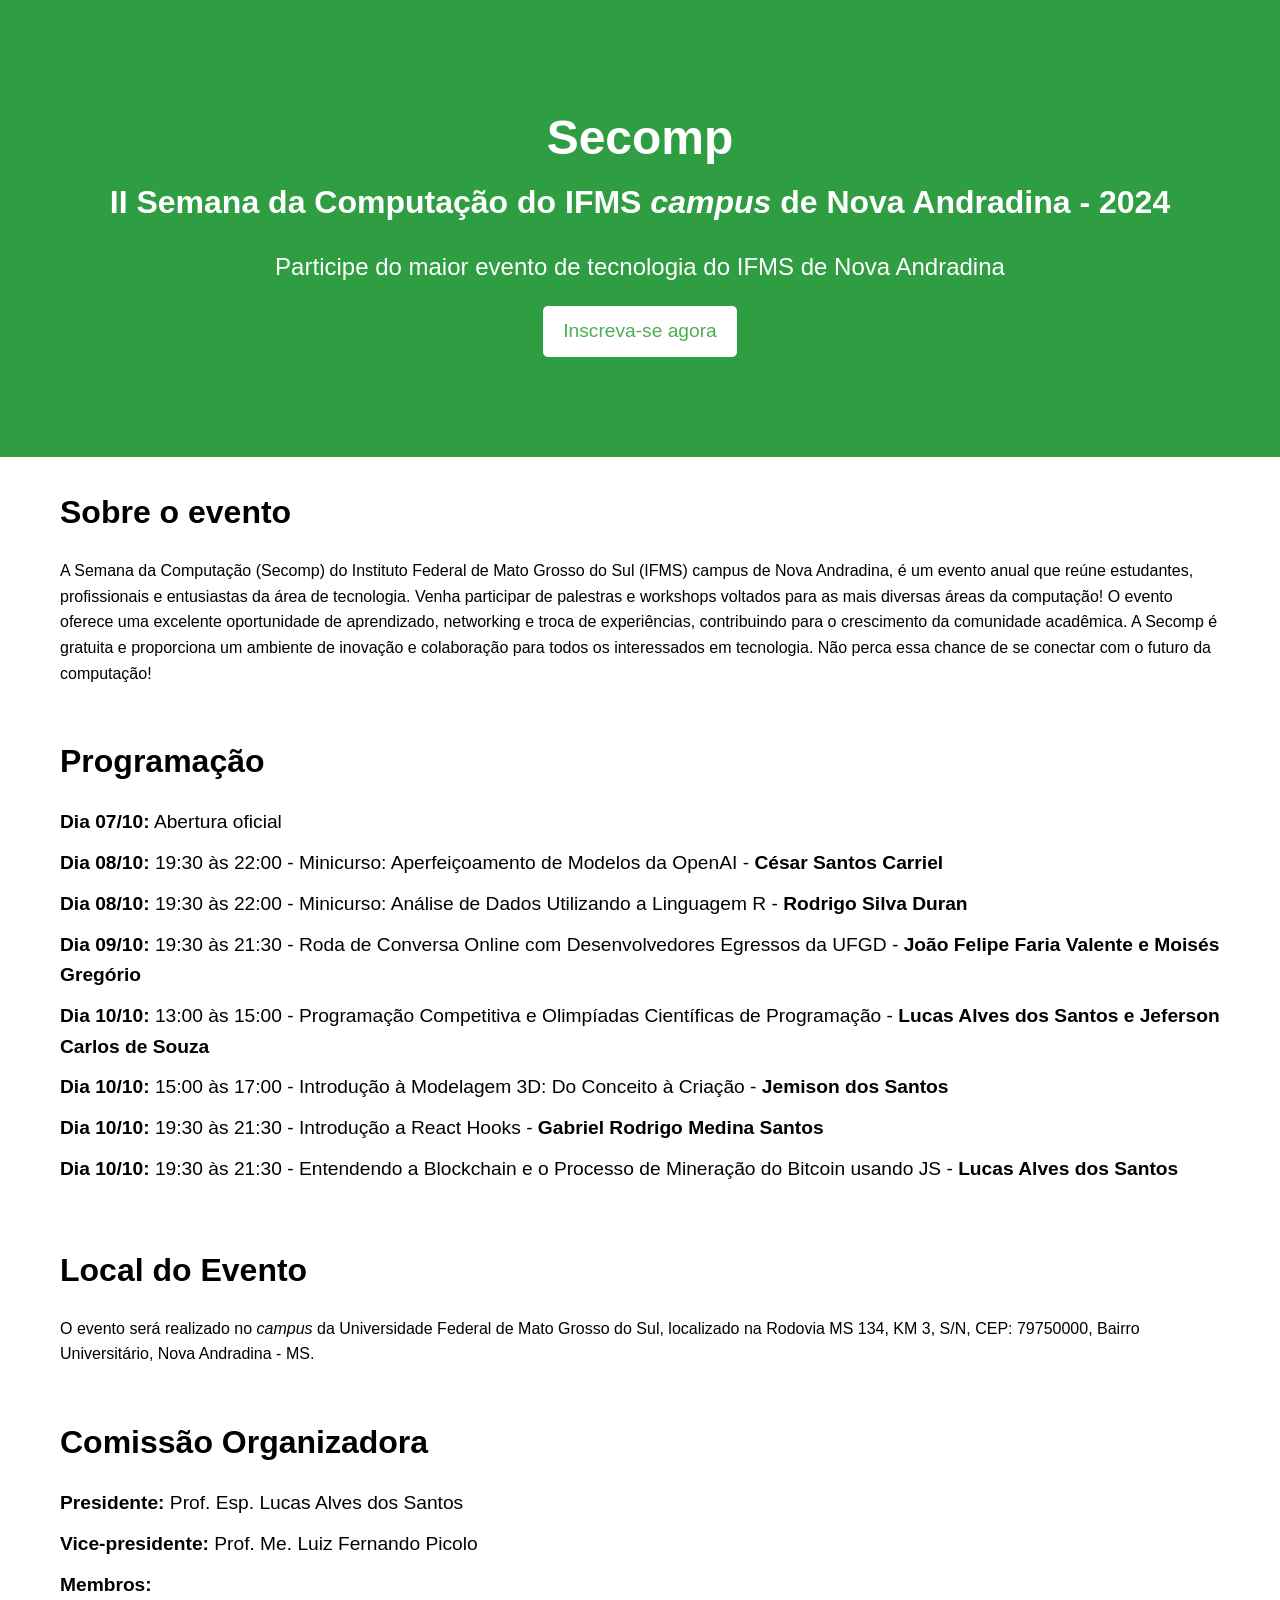
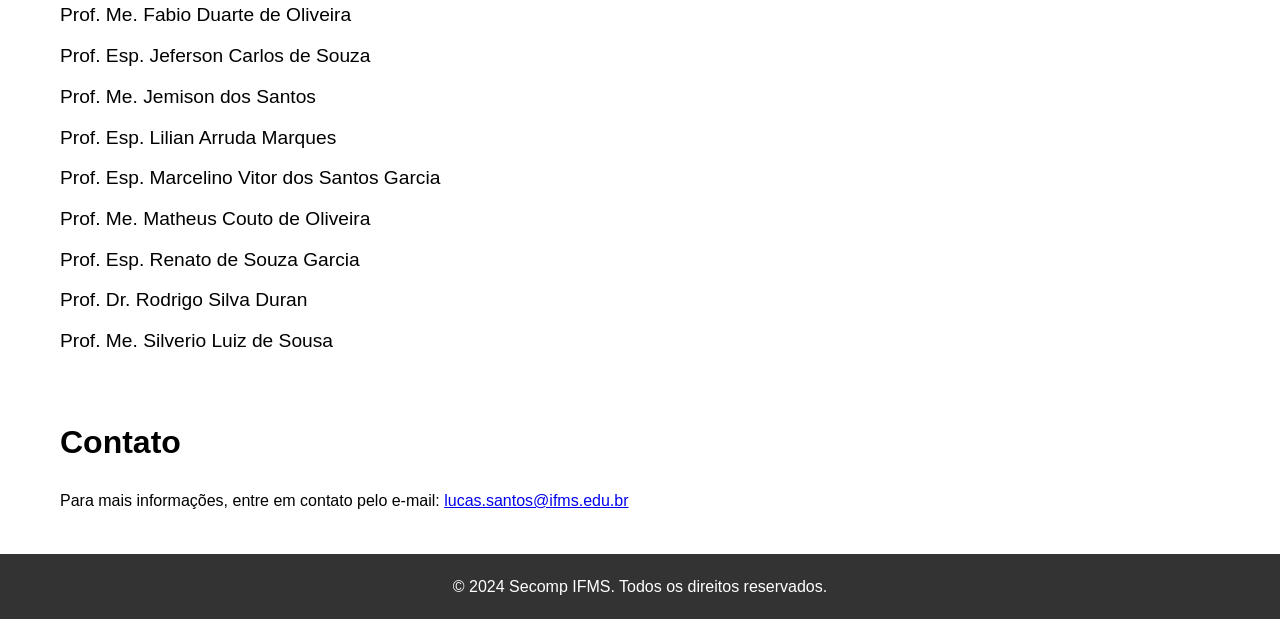
<file: secomp/2024/index.html>
<!DOCTYPE html>
<html lang="pt-br">
<head>
    <meta charset="UTF-8">
    <meta name="viewport" content="width=device-width, initial-scale=1.0">
    <meta name="description" content="Secomp - Semana da Computação do IFMS Campus Nova Andradina">
    <title>Secomp - II Semana da Computação do IFMS <i>Campus</i> Nova Andradina - 2024</title>
    <link rel="stylesheet" href="styles.css" />
</head>
<body>
    <header>
        <div class="container">
            <h1>Secomp</h1>
            <h2>II Semana da Computação do IFMS <i>campus</i> de Nova Andradina - 2024</h2>
            <p>Participe do maior evento de tecnologia do IFMS de Nova Andradina</p>
            <a href="https://suap.ifms.edu.br/eventos/inscricao/187/" class="btn btn-white">Inscreva-se agora</a>
        </div>
    </header>

    <main>
        <section id="sobre">
            <div class="container">
                <h2>Sobre o evento</h2>
                <p>A Semana da Computação (Secomp) do Instituto Federal de Mato Grosso do Sul (IFMS) campus de Nova Andradina, é um evento anual que reúne estudantes, profissionais e entusiastas da área de tecnologia. Venha participar de palestras e workshops voltados para as mais diversas áreas da computação! O evento oferece uma excelente oportunidade de aprendizado, networking e troca de experiências, contribuindo para o crescimento da comunidade acadêmica. A Secomp é gratuita e proporciona um ambiente de inovação e colaboração para todos os interessados em tecnologia. Não perca essa chance de se conectar com o futuro da computação!</p>
            </div>
        </section>

        <section id="programacao">
            <div class="container">
                <h2>Programação</h2>
                <ul>
                    <li><strong>Dia 07/10:</strong> Abertura oficial</li>
                    <li><strong>Dia 08/10:</strong> 19:30 às 22:00 - Minicurso: Aperfeiçoamento de Modelos da OpenAI - <strong>César Santos Carriel</strong></li>
                    <li><strong>Dia 08/10:</strong> 19:30 às 22:00 - Minicurso: Análise de Dados Utilizando a Linguagem R - <strong>Rodrigo Silva Duran</strong></li>
                    <li><strong>Dia 09/10:</strong> 19:30 às 21:30 - Roda de Conversa Online com Desenvolvedores Egressos da UFGD - <strong>João Felipe Faria Valente e Moisés Gregório</strong></li>
                    <li><strong>Dia 10/10:</strong> 13:00 às 15:00 - Programação Competitiva e Olimpíadas Científicas de Programação - <strong>Lucas Alves dos Santos e Jeferson Carlos de Souza</strong></li>
                    <li><strong>Dia 10/10:</strong> 15:00 às 17:00 - Introdução à Modelagem 3D: Do Conceito à Criação - <strong>Jemison dos Santos</strong></li>
                    <li><strong>Dia 10/10:</strong> 19:30 às 21:30 - Introdução a React Hooks - <strong>Gabriel Rodrigo Medina Santos</strong></li>
                    <li><strong>Dia 10/10:</strong> 19:30 às 21:30 - Entendendo a Blockchain e o Processo de Mineração do Bitcoin usando JS - <strong>Lucas Alves dos Santos</strong></li>
                </ul>
            </div>
        </section>

        <section id="local">
            <div class="container">
                <h2>Local do Evento</h2>
                <p>O evento será realizado no <i>campus</i> da Universidade Federal de Mato Grosso do Sul, localizado na Rodovia MS 134, KM 3, S/N, CEP: 79750000, Bairro Universitário, Nova Andradina - MS.</p>
            </div>
        </section>

        <section id="comissao">
            <div class="container">
                <h2>Comissão Organizadora</h2>
                <ul>
                    <li><strong>Presidente:</strong> Prof. Esp. Lucas Alves dos Santos</li>
                    <li><strong>Vice-presidente:</strong> Prof. Me. Luiz Fernando Picolo</li>
                    <li><strong>Membros:</strong>
                        <ul>
                            <li>Prof. Me. Fabio Duarte de Oliveira</li>
                            <li>Prof. Esp. Jeferson Carlos de Souza</li>
                            <li>Prof. Me. Jemison dos Santos</li>
                            <li>Prof. Esp. Lilian Arruda Marques</li>
                            <li>Prof. Esp. Marcelino Vitor dos Santos Garcia</li>
                            <li>Prof. Me. Matheus Couto de Oliveira</li>
                            <li>Prof. Esp. Renato de Souza Garcia</li>
                            <li>Prof. Dr. Rodrigo Silva Duran</li>
                            <li>Prof. Me. Silverio Luiz de Sousa</li>
                        </ul>
                    </li>
                </ul>
            </div>
        </section>

        <section id="contato">
            <div class="container">
                <h2>Contato</h2>
                <p>Para mais informações, entre em contato pelo e-mail: <a href="mailto:lucas.santos@ifms.edu.br">lucas.santos@ifms.edu.br</a></p>
            </div>
        </section>
    </main>

    <footer>
        <div class="container">
            <p>&copy; 2024 Secomp IFMS. Todos os direitos reservados.</p>
        </div>
    </footer>
</body>
</html>
</file>
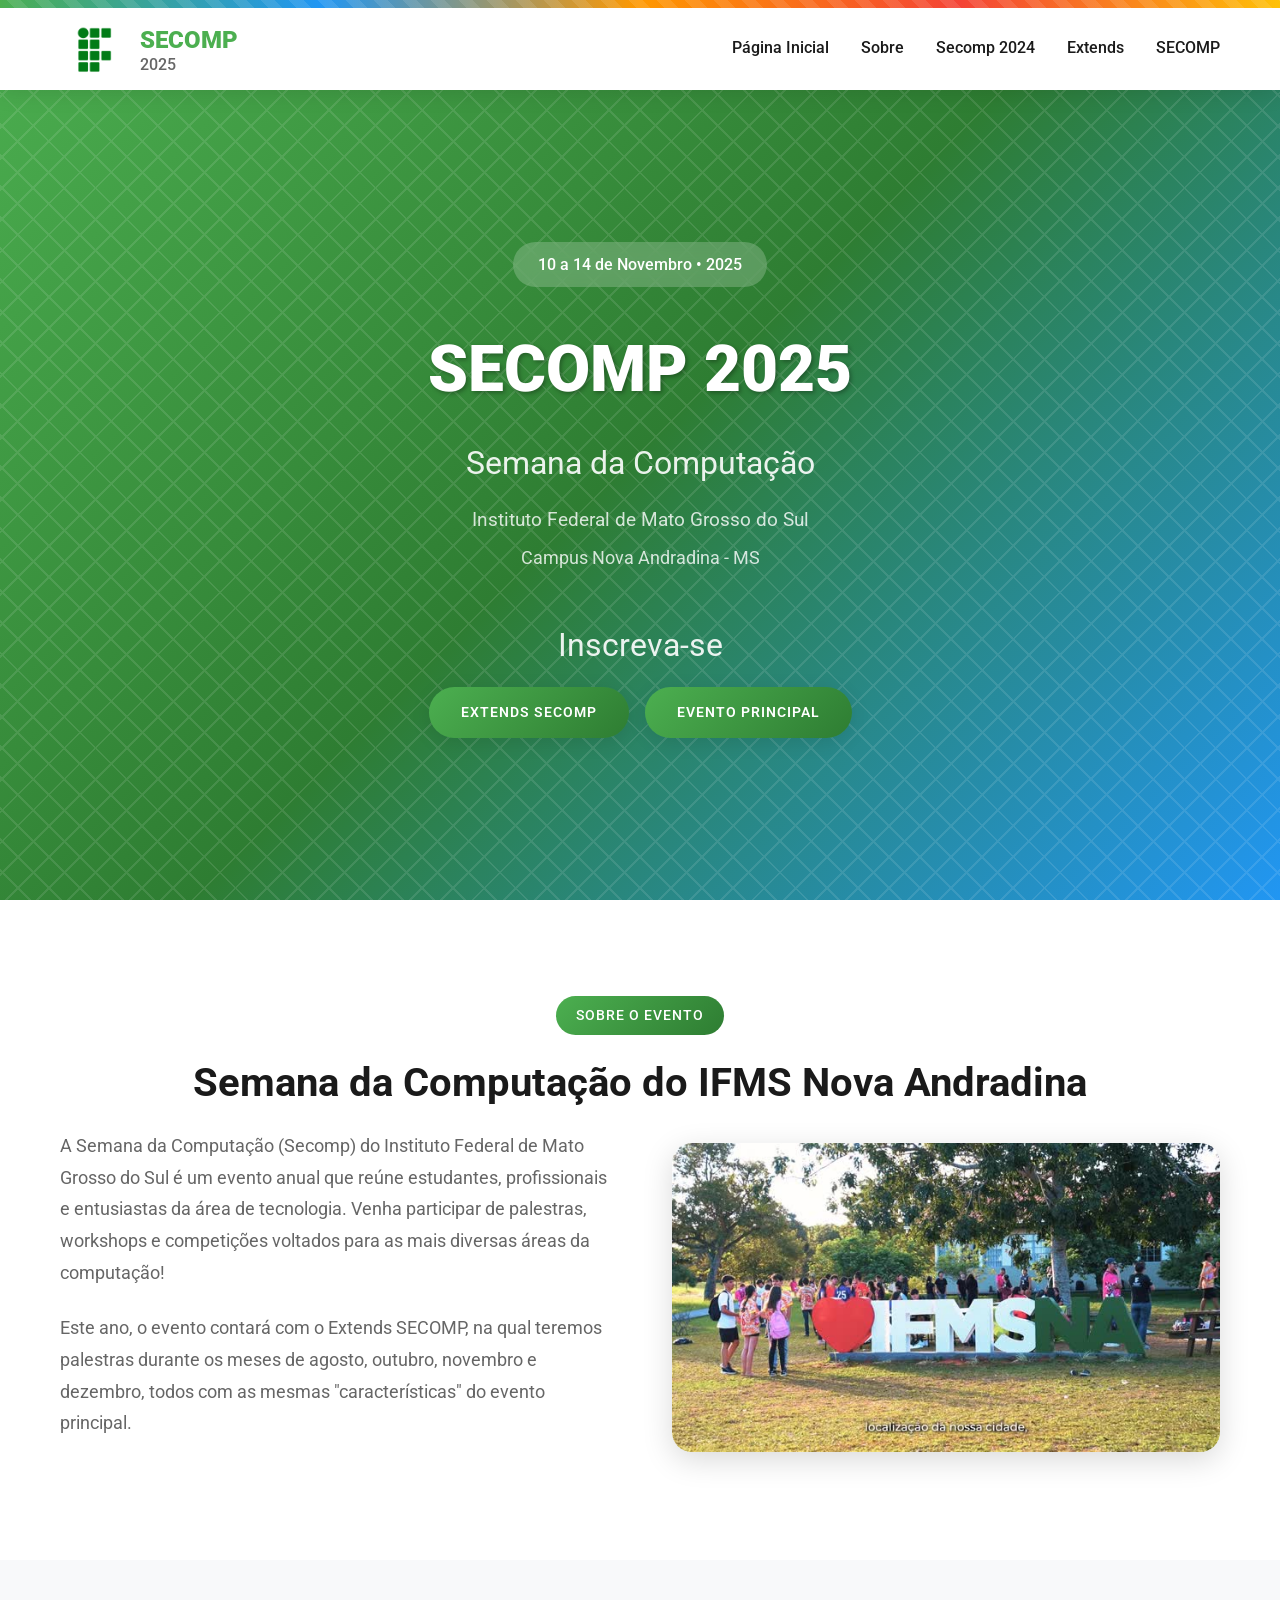
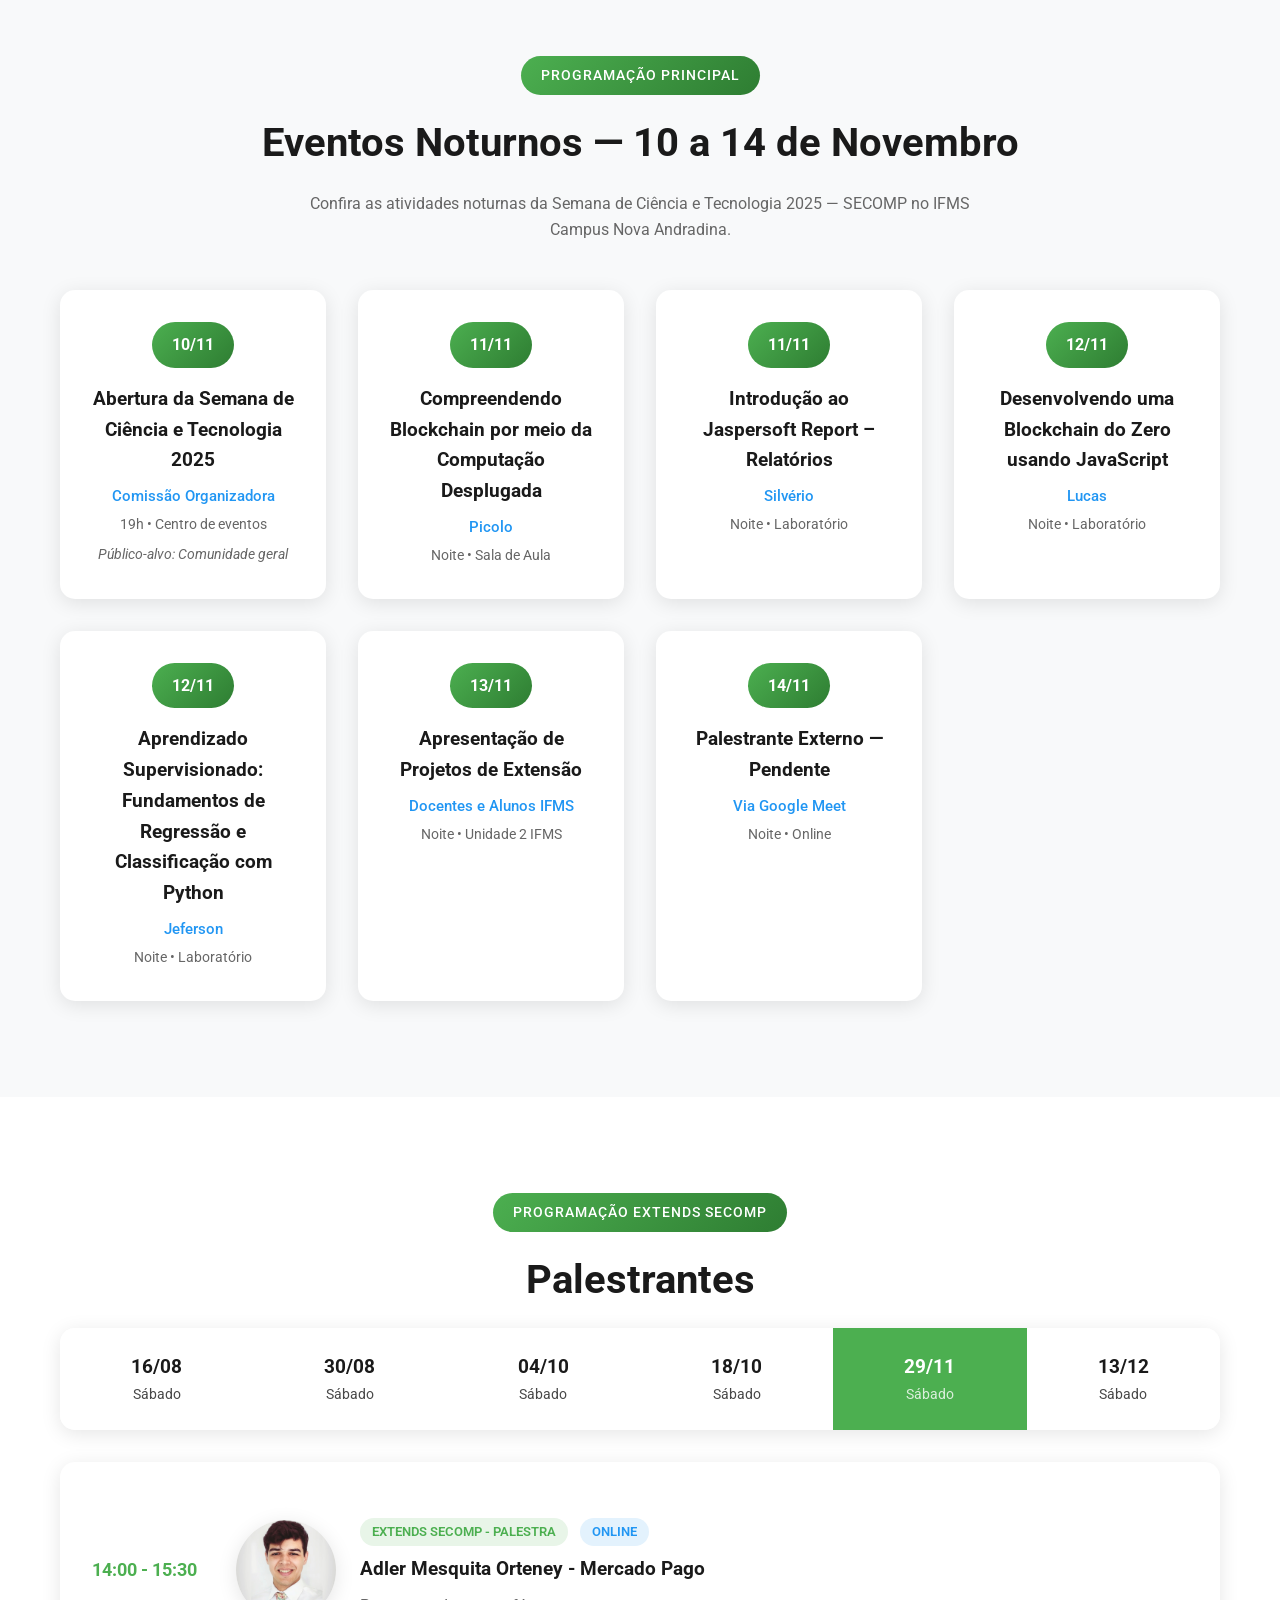
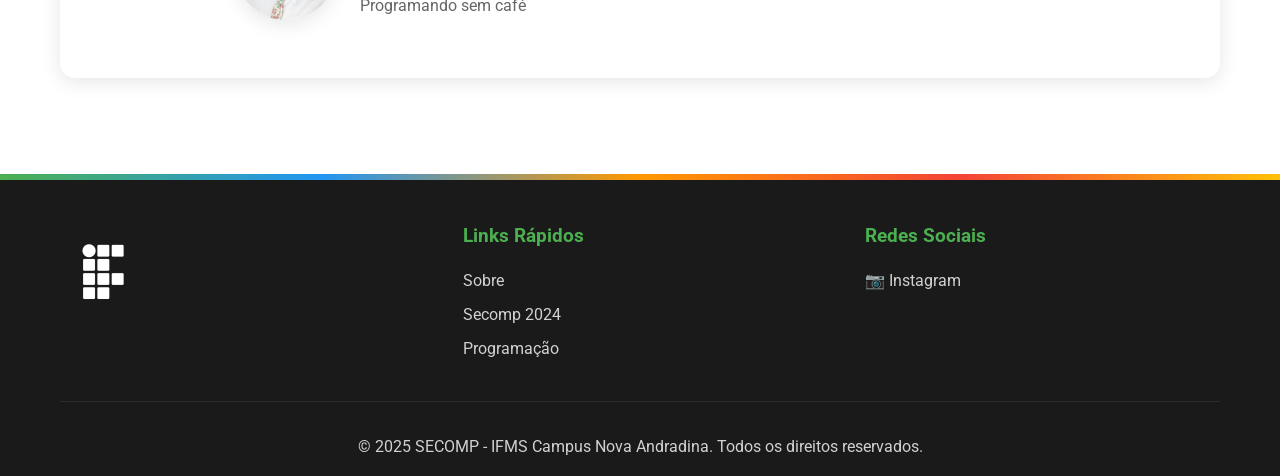
<file: secomp/2025/index.html>
<!DOCTYPE html>
<html lang="pt-BR">

<head>
    <meta charset="UTF-8">
    <meta name="viewport" content="width=device-width, initial-scale=1.0">
    <title>SECOMP 2025 - Semana da Computação IFMS</title>
    <link rel="stylesheet" href="styles.css">
    <link rel="preconnect" href="https://fonts.googleapis.com">
    <link rel="preconnect" href="https://fonts.gstatic.com" crossorigin>
    <link href="https://fonts.googleapis.com/css2?family=Roboto:wght@300;400;500;700;900&display=swap" rel="stylesheet">
</head>

<body>
    <header class="header">
        <div class="geometric-border"></div>
        <div class="container header-container">
            <div class="logo">
                <img src="ifms-logo-2.png" alt="Logo IFMS">
                <div class="logo-text">
                    <span class="secomp">SECOMP</span>
                    <span class="year">2025</span>
                </div>
            </div>

            <!-- Mobile Menu Toggle -->
            <div class="mobile-menu-toggle" onclick="toggleMobileMenu()">
                <span></span>
                <span></span>
                <span></span>
            </div>

            <nav class="main-nav" id="mainNav">
                <ul>
                    <li><a href="#home" onclick="closeMobileMenu()">Página Inicial</a></li>
                    <li><a href="#sobre" onclick="closeMobileMenu()">Sobre</a></li>
                    <li><a href="https://eventos.na.ifms.edu.br/secomp/2024" onclick="closeMobileMenu()">Secomp 2024</a>
                    </li>
                    <li><a href="#programacao" onclick="closeMobileMenu()">Extends</a></li>
                    <li><a href="#eventos" onclick="closeMobileMenu()">SECOMP</a></li>
                </ul>
            </nav>
        </div>
    </header>

    <section id="home" class="hero">
        <div class="hero-geometric-bg"></div>
        <div class="container">
            <div class="hero-content">
                <div class="hero-badge">
                    <span>10 a 14 de Novembro • 2025</span>
                </div>
                <h1>SECOMP 2025</h1>
                <h2>Semana da Computação</h2>
                <p class="hero-subtitle">Instituto Federal de Mato Grosso do Sul</p>
                <p class="location">Campus Nova Andradina - MS</p>
                <h2 class="location">Inscreva-se</h2>
                <div class="hero-buttons">
                    <a href="https://suap.ifms.edu.br/eventos/inscricao/357/" class="btn btn-primary">Extends SECOMP</a>
                    <a href="javascript:alert('Em breve')" class="btn btn-primary">Evento Principal</a>
                </div>
            </div>
        </div>
    </section>

    <section id="sobre" class="about">
        <div class="container">
            <div class="section-header">
                <span class="section-badge">Sobre o Evento</span>
                <h2 class="section-title">Semana da Computação do IFMS Nova Andradina</h2>
            </div>
            <div class="about-content">
                <div class="about-text">
                    <p>A Semana da Computação (Secomp) do Instituto Federal de Mato Grosso do Sul é um evento anual que
                        reúne estudantes, profissionais e entusiastas da área de tecnologia. Venha participar de
                        palestras, workshops e competições voltados para as mais diversas áreas da computação!</p>
                    <p>Este ano, o evento contará com o Extends SECOMP, na qual teremos palestras durante os meses de
                        agosto, outubro, novembro e dezembro, todos com as mesmas "características" do evento principal.
                    </p>
                </div>
                <div class="about-image">
                    <div class="image-frame">
                        <img src="foto.jpg" alt="Evento SECOMP anterior">
                    </div>
                </div>
            </div>
        </div>
    </section>

    <section id="eventos" class="events">
        <div class="container">
            <div class="section-header">
                <span class="section-badge">Programação Principal</span>
                <h2 class="section-title">Eventos Noturnos — 10 a 14 de Novembro</h2>
                <p style="color: var(--text-light); max-width:700px; margin:0 auto 3rem;">
                    Confira as atividades noturnas da Semana de Ciência e Tecnologia 2025 — SECOMP no IFMS Campus Nova
                    Andradina.
                </p>
            </div>

            <div class="events-grid">
                <!-- 10/11 -->
                <div class="event-card">
                    <div class="event-date">10/11</div>
                    <h3 class="event-title">Abertura da Semana de Ciência e Tecnologia 2025</h3>
                    <p class="event-person">Comissão Organizadora</p>
                    <p class="event-location">19h • Centro de eventos</p>
                    <p class="event-extra">Público-alvo: Comunidade geral</p>
                </div>

                <!-- 11/11 -->
                <div class="event-card">
                    <div class="event-date">11/11</div>
                    <h3 class="event-title">Compreendendo Blockchain por meio da Computação Desplugada</h3>
                    <p class="event-person">Picolo</p>
                    <p class="event-location">Noite • Sala de Aula</p>
                </div>

                <div class="event-card">
                    <div class="event-date">11/11</div>
                    <h3 class="event-title">Introdução ao Jaspersoft Report – Relatórios</h3>
                    <p class="event-person">Silvério</p>
                    <p class="event-location">Noite • Laboratório</p>
                </div>

                <!-- 12/11 -->
                <div class="event-card">
                    <div class="event-date">12/11</div>
                    <h3 class="event-title">Desenvolvendo uma Blockchain do Zero usando JavaScript</h3>
                    <p class="event-person">Lucas</p>
                    <p class="event-location">Noite • Laboratório</p>
                </div>

                <div class="event-card">
                    <div class="event-date">12/11</div>
                    <h3 class="event-title">Aprendizado Supervisionado: Fundamentos de Regressão e Classificação com
                        Python</h3>
                    <p class="event-person">Jeferson</p>
                    <p class="event-location">Noite • Laboratório</p>
                </div>

                <!-- 13/11 -->
                <div class="event-card">
                    <div class="event-date">13/11</div>
                    <h3 class="event-title">Apresentação de Projetos de Extensão</h3>
                    <p class="event-person">Docentes e Alunos IFMS</p>
                    <p class="event-location">Noite • Unidade 2 IFMS</p>
                </div>

                <!-- 14/11 -->
                <div class="event-card">
                    <div class="event-date">14/11</div>
                    <h3 class="event-title">Palestrante Externo — Pendente</h3>
                    <p class="event-person">Via Google Meet</p>
                    <p class="event-location">Noite • Online</p>
                </div>
            </div>
        </div>
    </section>


    <section id="programacao" class="schedule">
        <div class="container">
            <div class="section-header">
                <span class="section-badge">Programação Extends SECOMP</span>
                <h2 class="section-title">Palestrantes</h2>
            </div>
            <div class="schedule-container">
                <div class="schedule-tabs">
                    <div class="tab-day" data-day="1">
                        <span class="day-number">16/08</span>
                        <span class="day-name">Sábado</span>
                    </div>
                    <div class="tab-day" data-day="2">
                        <span class="day-number">30/08</span>
                        <span class="day-name">Sábado</span>
                    </div>
                    <div class="tab-day" data-day="3">
                        <span class="day-number">04/10</span>
                        <span class="day-name">Sábado</span>
                    </div>
                    <div class="tab-day" data-day="4">
                        <span class="day-number">18/10</span>
                        <span class="day-name">Sábado</span>
                    </div>
                    <div class="tab-day active" data-day="4">
                        <span class="day-number">29/11</span>
                        <span class="day-name">Sábado</span>
                    </div>
                    <div class="tab-day" data-day="4">
                        <span class="day-number">13/12</span>
                        <span class="day-name">Sábado</span>
                    </div>
                </div>
                <!-- 16/08 -->
                <div class="tab-content active">
                    <div class="schedule-item">
                        <div class="time">14:00 - 15:30</div>
                        <div class="speaker-image">
                            <img src="imagens/adler.jpeg" alt="Palestra">
                        </div>
                        <div class="event-info">
                            <span class="event-type opening">Extends SECOMP - Palestra</span>
                            <span class="event-type lecture">Online</span>
                            <h3>Adler Mesquita Orteney - Mercado Pago</h3>
                            <p>Programando sem café</p>
                        </div>
                    </div>
                </div>

                <!-- 30/08 -->
                <div class="tab-content">
                    <div class="schedule-item">
                        <div class="time">14:00 - 15:30</div>
                        <div class="speaker-image">
                            <img src="imagens/real.jpeg" alt="Palestra">
                        </div>
                        <div class="event-info">
                            <span class="event-type opening">Extends SECOMP - Palestra</span>
                            <span class="event-type lecture">Online</span>
                            <h3>Eduardo Real - UEMS</h3>
                            <p>Mineração de Processos Educacionais</p>
                        </div>
                    </div>
                </div>

                <!-- 04/10 -->
                <div class="tab-content">
                    <div class="schedule-item">
                        <div class="time">14:00 - 15:30</div>
                        <div class="speaker-image">
                            <img src="imagens/fernando.jpeg" alt="Palestra">
                        </div>
                        <div class="event-info">
                            <span class="event-type opening">Extends SECOMP - Palestra</span>
                            <span class="event-type lecture">Online</span>
                            <h3>Fernando Cesar Balbino - IFMS</h3>
                            <p>Pesquisa Científica e Desenvolvimento Tecnológico para a Promoção Humana e Social</p>
                        </div>
                    </div>
                </div>

                <!-- 18/10 -->
                <div class="tab-content">
                    <div class="schedule-item">
                        <div class="time">14:00 - 15:30</div>
                        <div class="speaker-image">
                            <img src="imagens/duran.jpg" alt="Palestra">
                        </div>
                        <div class="event-info">
                            <span class="event-type opening">Extends SECOMP - Palestra</span>
                            <span class="event-type lecture">Online</span>
                            <h3>Rodrigo Duran - IFB</h3>
                            <p>Ensino de Progarmação na Era da Inteligência Artificial Generativa</p>
                        </div>
                    </div>
                </div>

                <!-- 29/11 -->
                <div class="tab-content">
                    <div class="schedule-item">
                        <div class="time">14:00 - 15:30</div>
                        <div class="speaker-image">
                            <img src="imagens/erick.png" alt="Palestra">
                        </div>
                        <div class="event-info">
                            <span class="event-type opening">Extends SECOMP - Palestra</span>
                            <span class="event-type lecture">Online</span>
                            <h3>Erick Lino Pedro - Grupo Renner</h3>
                            <p>Título a confirmar...</p>
                        </div>
                    </div>
                </div>

                <!-- 13/12 -->
                <div class="tab-content">
                    <div class="schedule-item">
                        <div class="time">14:00 - 15:30</div>
                        <div class="speaker-image">
                            <img src="imagens/anderson.png" alt="Palestra">
                        </div>
                        <div class="event-info">
                            <span class="event-type opening">Extends SECOMP - Palestra</span>
                            <span class="event-type lecture">Online</span>
                            <h3>Anderson Corrêa de Lima - UFMS</h3>
                            <p>A confirmar...</p>
                        </div>
                    </div>
                </div>

            </div>
        </div>
    </section>

    <footer class="footer">
        <div class="footer-geometric-bg"></div>
        <div class="container">
            <div class="footer-content">
                <div class="footer-logo">
                    <img src="ifms-logo-2.png" alt="Logo IFMS" style="filter: brightness(0) invert(1);">
                </div>
                <div class="footer-links">
                    <h3>Links Rápidos</h3>
                    <ul>
                        <li><a href="#sobre">Sobre</a></li>
                        <li><a href="https://eventos.na.ifms.edu.br/secomp/2024">Secomp 2024</a></li>
                        <li><a href="#programacao">Programação</a></li>
                    </ul>
                </div>
                <div class="footer-social">
                    <h3>Redes Sociais</h3>
                    <div class="social-icons">
                        <a href="https://www.instagram.com/tads.ifms.na/" class="social-icon">📷 Instagram</a>
                    </div>
                </div>
            </div>
            <div class="footer-bottom">
                <p>&copy; 2025 SECOMP - IFMS Campus Nova Andradina. Todos os direitos reservados.</p>
            </div>
        </div>
    </footer>

    <script>
        // Mobile menu functions
        function toggleMobileMenu() {
            const nav = document.getElementById('mainNav');
            const toggle = document.querySelector('.mobile-menu-toggle');
            nav.classList.toggle('mobile-active');
            toggle.classList.toggle('active');
        }

        function closeMobileMenu() {
            const nav = document.getElementById('mainNav');
            const toggle = document.querySelector('.mobile-menu-toggle');
            nav.classList.remove('mobile-active');
            toggle.classList.remove('active');
        }

        // Original tab functionality
        document.addEventListener('DOMContentLoaded', function () {
            const tabDays = document.querySelectorAll('.tab-day');
            const tabContents = document.querySelectorAll('.tab-content');

            tabDays.forEach((tab, index) => {
                tab.addEventListener('click', function () {
                    // Remove active class from all tabs
                    tabDays.forEach(t => t.classList.remove('active'));
                    tabContents.forEach(content => content.classList.remove('active'));

                    // Add active class to clicked tab and corresponding content
                    this.classList.add('active');
                    tabContents[index].classList.add('active');
                });
            });

            // Close mobile menu when clicking outside
            document.addEventListener('click', function (event) {
                const nav = document.getElementById('mainNav');
                const toggle = document.querySelector('.mobile-menu-toggle');

                if (!nav.contains(event.target) && !toggle.contains(event.target)) {
                    closeMobileMenu();
                }
            });
        });
    </script>
</body>

</html>
</file>
<file: secomp/2024/styles.css>
* {
  margin: 0;
  padding: 0;
  box-sizing: border-box;
  font-family: Arial, sans-serif;
}

body {
  line-height: 1.6;
}

header {
  background: #2f9d41;
  color: white;
  padding: 100px 0;
  text-align: center;
}

header h1 {
  font-size: 3rem;
}

header p {
  font-size: 1.5rem;
}

.btn {
  display: inline-block;
  margin-top: 20px;
  padding: 10px 20px;
  border: none;
  border-radius: 5px;
  cursor: pointer;
  text-decoration: none;
  font-size: 1.2rem;
}

.btn-white {
  background: #FFF;
  color: #4CAF50;
}

.btn-green {
  background: #4CAF50;
  color: #FFF;
}

.btn:hover {
  background: #45a049;
}

section {
  padding: 30px 20px 20px;
}

.container {
  max-width: 1200px;
  margin: 0 auto;
  padding: 0 20px;
}

h2 {
  font-size: 2rem;
  margin-bottom: 20px;
}

ul {
  list-style: none;
}

ul li {
  margin-bottom: 10px;
  font-size: 1.2rem;
}

form input,
form button {
  width: 100%;
  padding: 10px;
  margin: 10px 0;
  font-size: 1rem;
}

form button {
  background: #4CAF50;
  color: white;
  border: none;
  cursor: pointer;
}

form button:hover {
  background: #45a049;
}

footer {
  background: #333;
  color: white;
  text-align: center;
  padding: 20px 0;
  margin-top: 20px;
}
</file>
<file: secomp/2025/styles.css>
/* Reset and Base Styles */
* {
  margin: 0;
  padding: 0;
  box-sizing: border-box;
}

:root {
  --primary-green: #4caf50;
  --secondary-green: #2e7d32;
  --accent-blue: #2196f3;
  --accent-orange: #ff9800;
  --accent-red: #f44336;
  --accent-yellow: #ffc107;
  --text-dark: #1a1a1a;
  --text-light: #666;
  --bg-light: #f8f9fa;
  --white: #ffffff;
  --shadow: 0 4px 20px rgba(0, 0, 0, 0.1);
  --shadow-hover: 0 8px 30px rgba(0, 0, 0, 0.15);
}

body {
  font-family: "Roboto", sans-serif;
  line-height: 1.6;
  color: var(--text-dark);
  background-color: var(--white);
  overflow-x: hidden;
}

.container {
  width: 100%;
  max-width: 1200px;
  margin: 0 auto;
  padding: 0 20px;
}

/* Geometric Pattern Utilities */
.geometric-border {
  position: absolute;
  top: 0;
  left: 0;
  right: 0;
  height: 8px;
  background: linear-gradient(
    90deg,
    var(--primary-green) 0%,
    var(--accent-blue) 25%,
    var(--accent-orange) 50%,
    var(--accent-red) 75%,
    var(--accent-yellow) 100%
  );
}

.geometric-border::before {
  content: "";
  position: absolute;
  top: 0;
  left: 0;
  right: 0;
  bottom: 0;
  background-image: repeating-linear-gradient(
    45deg,
    transparent,
    transparent 10px,
    rgba(255, 255, 255, 0.1) 10px,
    rgba(255, 255, 255, 0.1) 20px
  );
}

/* Typography */
.section-header {
  text-align: center;
}

.section-badge {
  display: inline-block;
  background: linear-gradient(135deg, var(--primary-green), var(--secondary-green));
  color: white;
  padding: 8px 20px;
  border-radius: 25px;
  font-size: 0.9rem;
  font-weight: 500;
  margin-bottom: 1rem;
  text-transform: uppercase;
  letter-spacing: 1px;
}

.section-badge.white {
  background: rgba(255, 255, 255, 0.2);
  backdrop-filter: blur(10px);
}

.section-title {
  font-size: 2.5rem;
  font-weight: 700;
  color: var(--text-dark);
  margin-bottom: 1rem;
}

.section-title.white {
  color: white;
}

/* Buttons */
.btn {
  display: inline-block;
  padding: 14px 32px;
  border-radius: 50px;
  font-weight: 600;
  text-transform: uppercase;
  letter-spacing: 1px;
  transition: all 0.3s ease;
  cursor: pointer;
  border: none;
  text-decoration: none;
  font-size: 0.9rem;
  position: relative;
  overflow: hidden;
}

.btn::before {
  content: "";
  position: absolute;
  top: 0;
  left: -100%;
  width: 100%;
  height: 100%;
  background: linear-gradient(90deg, transparent, rgba(255, 255, 255, 0.2), transparent);
  transition: left 0.5s;
}

.btn:hover::before {
  left: 100%;
}

.btn-primary {
  background: linear-gradient(135deg, var(--primary-green), var(--secondary-green));
  color: white;
  box-shadow: var(--shadow);
}

.btn-primary:hover {
  transform: translateY(-2px);
  box-shadow: var(--shadow-hover);
}

.btn-secondary {
  background: transparent;
  color: white;
  border: 2px solid white;
}

.btn-secondary:hover {
  background: white;
  color: var(--primary-green);
}

.btn.full-width {
  width: 100%;
  justify-content: center;
}

/* Header */
.header {
  background: white;
  box-shadow: var(--shadow);
  position: fixed;
  width: 100%;
  top: 0;
  z-index: 1000;
}

.header-container {
  display: flex;
  justify-content: space-between;
  align-items: center;
}

.logo {
  display: flex;
  align-items: center;
  margin-top: 10px;
}

.logo img {
  height: 80px;
  width: 80px;
}

.logo-text {
  display: flex;
  padding-top: 5px;
  flex-direction: column;
}

.logo-text .secomp {
  font-size: 1.5rem;
  font-weight: 900;
  color: var(--primary-green);
  line-height: 1;
}

.logo-text .year {
  font-size: 1rem;
  color: var(--text-light);
  font-weight: 500;
}

/* Mobile Menu Toggle */
.mobile-menu-toggle {
  display: none;
  flex-direction: column;
  cursor: pointer;
  padding: 5px;
  z-index: 1001;
}

.mobile-menu-toggle span {
  width: 25px;
  height: 3px;
  background: var(--primary-green);
  margin: 3px 0;
  transition: 0.3s;
  border-radius: 2px;
}

.mobile-menu-toggle.active span:nth-child(1) {
  transform: rotate(-45deg) translate(-5px, 6px);
}

.mobile-menu-toggle.active span:nth-child(2) {
  opacity: 0;
}

.mobile-menu-toggle.active span:nth-child(3) {
  transform: rotate(45deg) translate(-5px, -6px);
}

.main-nav ul {
  display: flex;
  list-style: none;
  gap: 2rem;
  padding-top: 6px;
}

.main-nav a {
  color: var(--text-dark);
  text-decoration: none;
  font-weight: 500;
  position: relative;
  transition: color 0.3s ease;
}

.main-nav a::after {
  content: "";
  position: absolute;
  bottom: -5px;
  left: 0;
  width: 0;
  height: 3px;
  background: var(--primary-green);
  transition: width 0.3s ease;
}

.main-nav a:hover {
  color: var(--primary-green);
}

.main-nav a:hover::after {
  width: 100%;
}

/* Hero Section */
.hero {
  min-height: 100vh;
  display: flex;
  align-items: center;
  position: relative;
  background: linear-gradient(135deg, var(--primary-green) 0%, var(--secondary-green) 50%, var(--accent-blue) 100%);
  color: white;
  padding-top: 80px;
  overflow: hidden;
}

.hero-geometric-bg {
  position: absolute;
  top: 0;
  left: 0;
  right: 0;
  bottom: 0;
  opacity: 0.1;
  background-image: repeating-linear-gradient(45deg, transparent 0px, transparent 20px, white 20px, white 22px),
    repeating-linear-gradient(-45deg, transparent 0px, transparent 20px, white 20px, white 22px);
}

.hero-content {
  text-align: center;
  max-width: 800px;
  margin: 0 auto;
  z-index: 2;
  position: relative;
}

.hero-badge {
  display: inline-block;
  background: rgba(255, 255, 255, 0.2);
  backdrop-filter: blur(10px);
  padding: 10px 25px;
  border-radius: 25px;
  margin-bottom: 2rem;
  font-weight: 500;
}

.hero h1 {
  font-size: 4rem;
  font-weight: 900;
  margin-bottom: 1rem;
  text-shadow: 2px 2px 4px rgba(0, 0, 0, 0.3);
}

.hero h2 {
  font-size: 2rem;
  font-weight: 400;
  margin-bottom: 1rem;
  opacity: 0.9;
}

.hero-subtitle {
  font-size: 1.2rem;
  margin-bottom: 0.5rem;
  opacity: 0.8;
}

.location {
  font-size: 1.1rem;
  margin-bottom: 3rem;
  opacity: 0.8;
}

.hero-stats {
  display: flex;
  justify-content: center;
  gap: 3rem;
  margin-bottom: 3rem;
}

.stat-item {
  text-align: center;
}

.stat-number {
  display: block;
  font-size: 2.5rem;
  font-weight: 900;
  line-height: 1;
}

.stat-label {
  font-size: 0.9rem;
  opacity: 0.8;
  text-transform: uppercase;
  letter-spacing: 1px;
}

.hero-buttons {
  display: flex;
  gap: 1rem;
  justify-content: center;
  flex-wrap: wrap;
}

/* About Section */
.about {
  padding: 6rem 0;
  background: white;
}

.about-content {
  display: grid;
  grid-template-columns: 1fr 1fr;
  gap: 4rem;
  align-items: center;
}

.about-text p {
  font-size: 1.1rem;
  margin-bottom: 1.5rem;
  color: var(--text-light);
  line-height: 1.8;
}

.features-grid {
  display: grid;
  grid-template-columns: 1fr 1fr;
  gap: 2rem;
  margin-top: 3rem;
}

.feature-item {
  text-align: center;
}

.feature-icon {
  width: 60px;
  height: 60px;
  border-radius: 15px;
  display: flex;
  align-items: center;
  justify-content: center;
  margin: 0 auto 1rem;
  font-size: 1.5rem;
}

.feature-icon.green {
  background: linear-gradient(135deg, var(--primary-green), var(--secondary-green));
}

.feature-icon.blue {
  background: linear-gradient(135deg, var(--accent-blue), #1976d2);
}

.feature-icon.orange {
  background: linear-gradient(135deg, var(--accent-orange), #f57c00);
}

.feature-icon.red {
  background: linear-gradient(135deg, var(--accent-red), #d32f2f);
}

.feature-item h3 {
  font-size: 1.1rem;
  margin-bottom: 0.5rem;
  color: var(--text-dark);
}

.feature-item p {
  font-size: 0.9rem;
  color: var(--text-light);
}

.about-image {
  position: relative;
}

.image-frame {
  border-radius: 20px;
  overflow: hidden;
  box-shadow: var(--shadow-hover);
  position: relative;
}

.image-frame::before {
  content: "";
  position: absolute;
  top: -10px;
  left: -10px;
  right: -10px;
  bottom: -10px;
  background: linear-gradient(45deg, var(--primary-green), var(--accent-blue), var(--accent-orange), var(--accent-red));
  border-radius: 25px;
  z-index: -1;
}

.image-frame img {
  width: 100%;
  height: auto;
  display: block;
}

/* Schedule Section */
.schedule {
  padding: 6rem 0;
}

.schedule-container {
  
  margin: 0 auto;
}

.schedule-tabs {
  display: flex;
  background: white;
  border-radius: 15px;
  overflow: hidden;
  box-shadow: var(--shadow);
  margin-bottom: 2rem;
}

.tab-day {
  flex: 1;
  text-align: center;
  padding: 1.5rem 1rem;
  cursor: pointer;
  transition: all 0.3s ease;
  background: white;
  position: relative;
}

.tab-day::after {
  content: "";
  position: absolute;
  bottom: 0;
  left: 0;
  right: 0;
  height: 3px;
  background: var(--primary-green);
  transform: scaleX(0);
  transition: transform 0.3s ease;
}

.tab-day:hover::after,
.tab-day.active::after {
  transform: scaleX(1);
}

.tab-day:hover,
.tab-day.active {
  background: var(--primary-green);
  color: white;
}

.day-number {
  display: block;
  font-weight: 700;
  font-size: 1.2rem;
}

.day-name {
  display: block;
  font-size: 0.9rem;
  opacity: 0.8;
}

.tab-content {
  display: none;
  background: white;
  border-radius: 15px;
  padding: 2rem;
  box-shadow: var(--shadow);
  opacity: 0;
  transform: translateY(20px);
  transition: all 0.3s ease;
}

.tab-content.active {
  display: block;
  opacity: 1;
  transform: translateY(0);
  animation: fadeInUp 0.5s ease;
}

@keyframes fadeInUp {
  from {
    opacity: 0;
    transform: translateY(20px);
  }
  to {
    opacity: 1;
    transform: translateY(0);
  }
}

.schedule-item {
  display: flex;
  gap: 1.5rem;
  padding: 1.5rem 0;
  border-bottom: 1px solid #eee;
  align-items: center;
}

.schedule-item:last-child {
  border-bottom: none;
}

.time {
  min-width: 120px;
  font-weight: 700;
  color: var(--primary-green);
  font-size: 1.1rem;
}

.speaker-image {
  flex-shrink: 0;
  width: 100px;
  height: 100px;
  border-radius: 50%;
  overflow: hidden;
  box-shadow: var(--shadow);
  position: relative;
}

.speaker-image img {
  width: 100%;
  height: 100%;
  object-fit: cover;
  transition: transform 0.3s ease;
}

.speaker-image:hover img {
  transform: scale(1.1);
}

.event-info {
  flex: 1;
}

.event-type {
  display: inline-block;
  padding: 4px 12px;
  border-radius: 15px;
  font-size: 0.8rem;
  font-weight: 600;
  text-transform: uppercase;
  margin-bottom: 0.5rem;
  margin-right: 0.5rem;
}

.event-type.opening {
  background: #e8f5e8;
  color: var(--primary-green);
}

.event-type.lecture {
  background: #e3f2fd;
  color: var(--accent-blue);
}

.event-type.workshop {
  background: #fff3e0;
  color: var(--accent-orange);
}

.event-info h3 {
  font-size: 1.2rem;
  margin-bottom: 0.5rem;
  color: var(--text-dark);
}

.event-info p {
  color: var(--text-light);
  margin-bottom: 0.25rem;
}

/* Footer */
.footer {
  background: var(--text-dark);
  color: white;
  padding: 3rem 0 1rem;
  position: relative;
}

.footer-geometric-bg {
  position: absolute;
  top: 0;
  left: 0;
  right: 0;
  height: 6px;
  background: linear-gradient(
    90deg,
    var(--primary-green) 0%,
    var(--accent-blue) 25%,
    var(--accent-orange) 50%,
    var(--accent-red) 75%,
    var(--accent-yellow) 100%
  );
}

.footer-content {
  display: grid;
  grid-template-columns: 1fr 1fr 1fr;
  gap: 3rem;
  margin-bottom: 2rem;
}

.footer-logo img {
  height: 100px;
  margin-bottom: 1rem;
}

.footer-logo p {
  opacity: 0.8;
}

.footer-links h3,
.footer-social h3 {
  margin-bottom: 1rem;
  color: var(--primary-green);
}

.footer-links ul {
  list-style: none;
}

.footer-links li {
  margin-bottom: 0.5rem;
}

.footer-links a {
  color: white;
  text-decoration: none;
  opacity: 0.8;
  transition: opacity 0.3s ease;
}

.footer-links a:hover {
  opacity: 1;
  color: var(--primary-green);
}

.social-icons {
  display: flex;
  flex-direction: column;
  gap: 0.5rem;
}

.social-icon {
  color: white;
  text-decoration: none;
  opacity: 0.8;
  transition: all 0.3s ease;
}

.social-icon:hover {
  opacity: 1;
  color: var(--primary-green);
}

.footer-bottom {
  text-align: center;
  padding-top: 2rem;
  border-top: 1px solid rgba(255, 255, 255, 0.1);
  opacity: 0.8;
}

/* Mobile Responsive */
@media (max-width: 768px) {
  .mobile-menu-toggle {
    display: flex;
  }

  .main-nav {
    position: fixed;
    top: 0;
    left: -100%;
    width: 100%;
    height: 100vh;
    background: white;
    z-index: 999;
    transition: left 0.3s ease;
    padding-top: 100px;
  }

  .main-nav.mobile-active {
    left: 0;
  }

  .main-nav ul {
    flex-direction: column;
    padding: 2rem;
    gap: 0;
    padding-top: 0;
  }

  .main-nav li {
    border-bottom: 1px solid #eee;
  }

  .main-nav a {
    display: block;
    padding: 1.5rem 0;
    font-size: 1.1rem;
  }

  .header-container {
    padding: 15px 0;
  }

  .logo img {
    height: 60px;
    width: 60px;
  }

  .logo-text .secomp {
    font-size: 1.3rem;
  }

  .logo-text .year {
    font-size: 0.9rem;
  }

  .hero {
    padding: 120px 0 60px;
    min-height: 80vh;
  }

  .hero h1 {
    font-size: 2.8rem;
  }

  .hero h2 {
    font-size: 1.4rem;
  }

  .hero-subtitle {
    font-size: 1.1rem;
  }

  .location {
    font-size: 1rem;
    margin-bottom: 2rem;
  }

  .hero-buttons {
    flex-direction: column;
    align-items: center;
    gap: 1rem;
  }

  .hero-buttons .btn {
    min-width: 250px;
  }

  .section-title {
    font-size: 1.8rem;
  }

  .section-header {
    margin-bottom: 3rem;
  }

  .about,
  .schedule {
    padding: 4rem 0;
  }

  .about-content {
    grid-template-columns: 1fr;
    gap: 3rem;
  }

  .schedule-tabs {
    overflow-x: auto;
    flex-wrap: nowrap;
    -webkit-overflow-scrolling: touch;
    scrollbar-width: none;
    -ms-overflow-style: none;
  }

  .schedule-tabs::-webkit-scrollbar {
    display: none;
  }

  .tab-day {
    min-width: 80px;
    flex-shrink: 0;
    padding: 1rem 0.8rem;
  }

  .day-number {
    font-size: 1.3rem;
  }

  .day-name {
    font-size: 0.8rem;
  }

  .schedule-item {
    flex-direction: column;
    gap: 1rem;
    padding: 1.5rem 0;
    text-align: center;
  }

  .time {
    min-width: auto;
    font-size: 1rem;
  }

  .speaker-image {
    width: 80px;
    height: 80px;
    margin: 0 auto;
  }

  .event-info h3 {
    font-size: 1.1rem;
  }

  .footer-content {
    grid-template-columns: 1fr;
    gap: 2rem;
    text-align: center;
  }
}

@media (max-width: 576px) {
  .container {
    padding: 0 15px;
  }

  .hero {
    padding: 140px 0 40px;
  }

  .hero h1 {
    font-size: 2.2rem;
    margin-bottom: 0.8rem;
  }

  .hero h2 {
    font-size: 1.2rem;
  }

  .hero-subtitle {
    font-size: 1rem;
  }

  .location {
    font-size: 0.95rem;
  }

  .section-title {
    font-size: 1.6rem;
  }

  .section-badge {
    font-size: 0.8rem;
    padding: 6px 16px;
  }

  .about,
  .schedule {
    padding: 3rem 0;
  }

  .hero-buttons .btn {
    width: 100%;
    min-width: auto;
    padding: 12px 24px;
    font-size: 0.85rem;
  }

  .tab-day {
    min-width: 70px;
    padding: 0.8rem 0.6rem;
  }

  .day-number {
    font-size: 1.2rem;
  }

  .day-name {
    font-size: 0.75rem;
  }

  .schedule-item {
    padding: 1rem 0;
  }

  .time {
    font-size: 0.95rem;
    font-weight: 600;
  }

  .event-info h3 {
    font-size: 1rem;
    margin-bottom: 0.4rem;
  }

  .event-info p {
    font-size: 0.9rem;
  }

  .event-type {
    font-size: 0.75rem;
    padding: 3px 10px;
  }

  .speaker-image {
    width: 60px;
    height: 60px;
  }

  .tab-content {
    padding: 1rem;
  }
}

@media (max-width: 480px) {
  .hero h1 {
    font-size: 2rem;
  }

  .hero h2 {
    font-size: 1.1rem;
  }

  .section-title {
    font-size: 1.5rem;
  }

  .tab-day {
    min-width: 65px;
    padding: 0.7rem 0.5rem;
  }

  .day-number {
    font-size: 1.1rem;
  }

  .day-name {
    font-size: 0.7rem;
  }

  .about-text p {
    font-size: 1rem;
  }
}

@media (max-width: 360px) {
  .container {
    padding: 0 12px;
  }

  .hero h1 {
    font-size: 1.8rem;
  }

  .section-title {
    font-size: 1.4rem;
  }

  .tab-day {
    min-width: 60px;
    padding: 0.6rem 0.4rem;
  }

  .day-number {
    font-size: 1rem;
  }

  .day-name {
    font-size: 0.65rem;
  }

  .hero-buttons .btn {
    padding: 10px 20px;
    font-size: 0.8rem;
  }
}


/* === Eventos Principais Section === */
.events {
  padding: 6rem 0;
  background: var(--bg-light);
}

.events-grid {
  display: grid;
  grid-template-columns: repeat(auto-fit, minmax(250px, 1fr));
  gap: 2rem;
}

.event-card {
  background: white;;
  border-radius: 15px;
  padding: 2rem;
  box-shadow: var(--shadow);
  transition: transform 0.3s ease, box-shadow 0.3s ease;
  text-align: center;
  position: relative;
}

.event-card:hover {
  transform: translateY(-5px);
  box-shadow: var(--shadow-hover);
}

.event-date {
  background: linear-gradient(135deg, var(--primary-green), var(--secondary-green));
  color: white;
  padding: 10px 20px;
  border-radius: 25px;
  display: inline-block;
  font-weight: 700;
  font-size: 1rem;
  margin-bottom: 1rem;
}

.event-title {
  font-size: 1.2rem;
  font-weight: 700;
  margin-bottom: 0.5rem;
  color: var(--text-dark);
}

.event-person {
  font-size: 0.95rem;
  color: var(--accent-blue);
  font-weight: 500;
  margin-bottom: 0.3rem;
}

.event-location {
  font-size: 0.9rem;
  color: var(--text-light);
}

.event-extra {
  font-size: 0.85rem;
  color: var(--text-light);
  margin-top: 0.5rem;
  font-style: italic;
}
</file>
